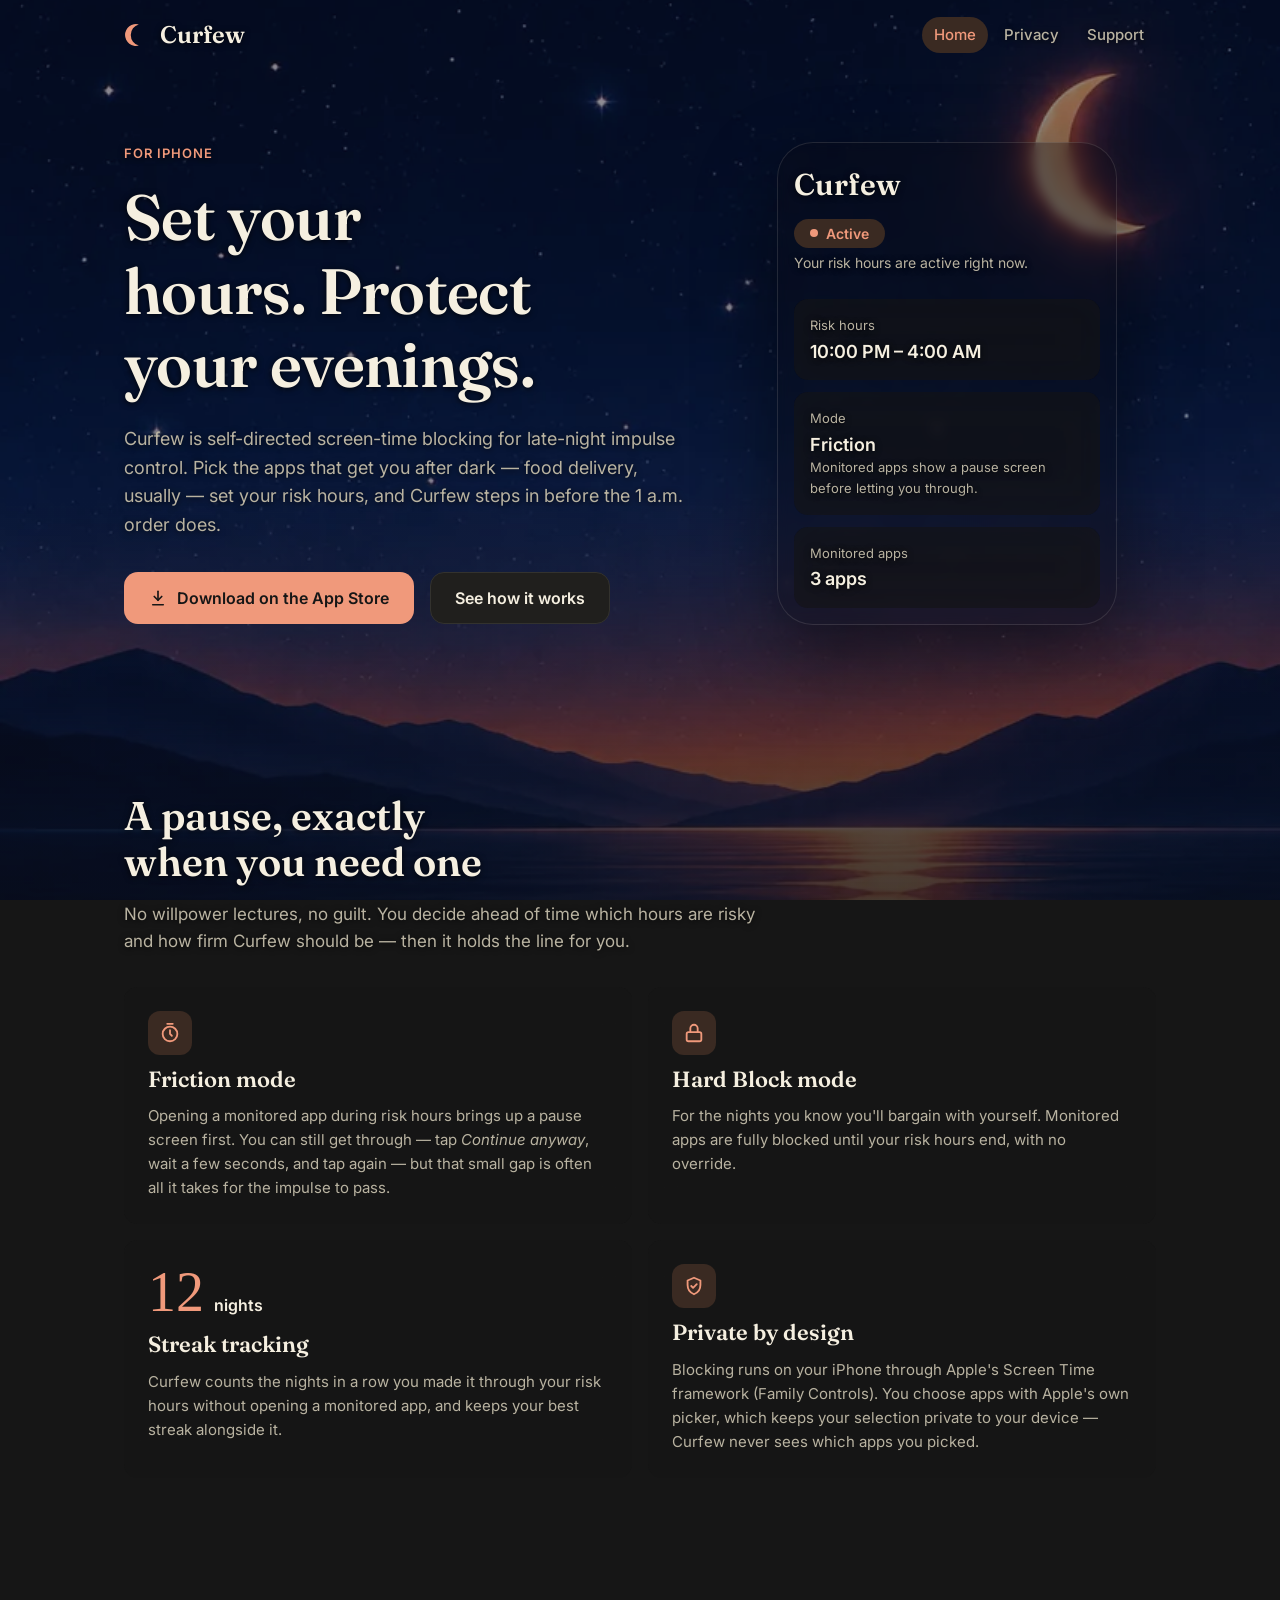
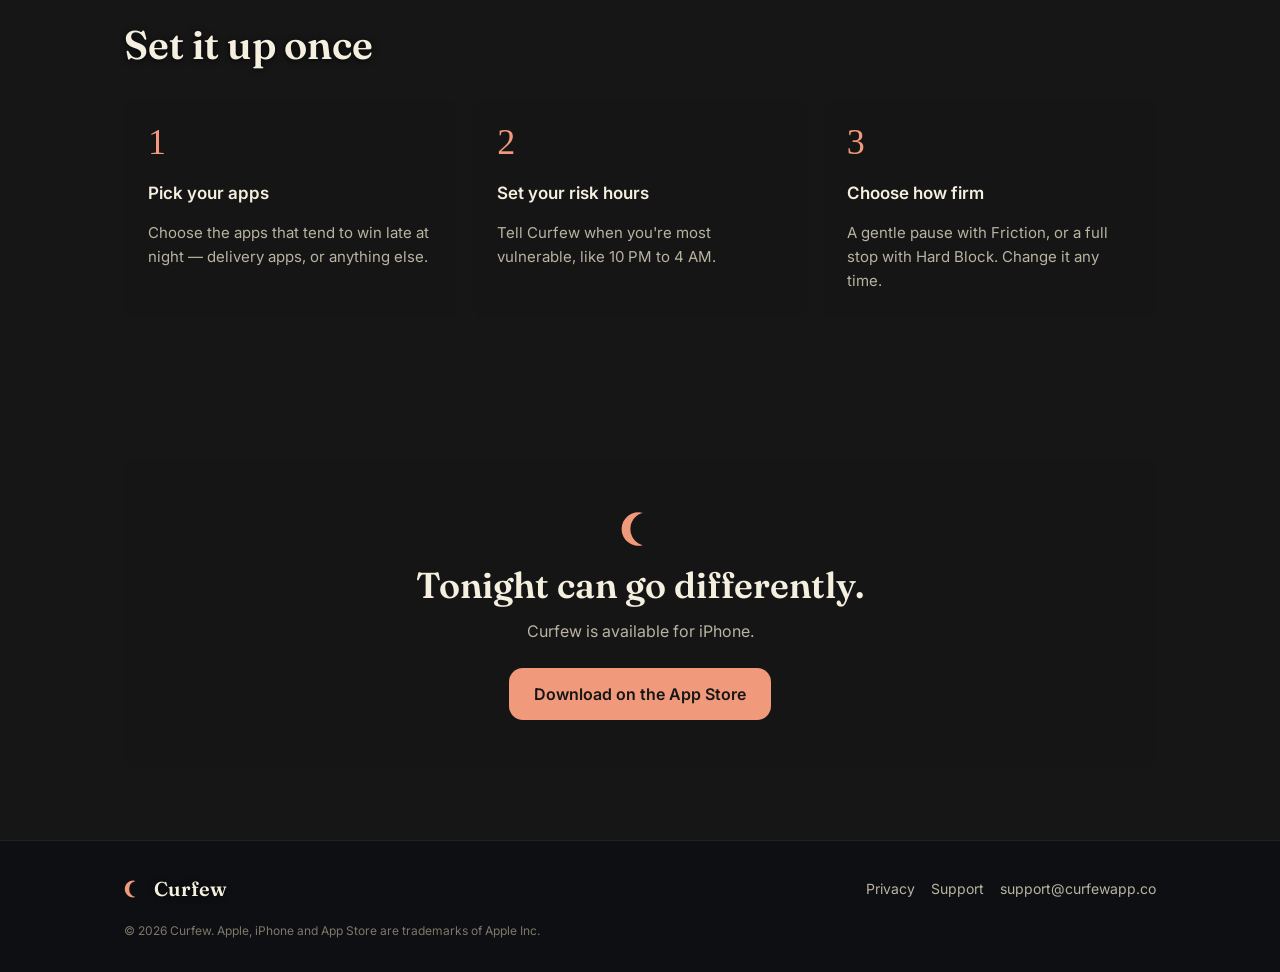
<file: index.html>
<!doctype html>
<html lang="en">
<head>
  <meta charset="utf-8">
  <meta name="viewport" content="width=device-width, initial-scale=1, viewport-fit=cover">
  <title>Curfew — Set your hours. Protect your evenings.</title>
  <meta name="description" content="Curfew is self-directed screen-time blocking for late-night impulse control. Pick the apps that get you at night — like food delivery — set your risk hours, and Curfew steps in.">
  <link rel="canonical" href="https://curfewapp.co/">
  <meta name="theme-color" content="#161616">

  <meta property="og:type" content="website">
  <meta property="og:site_name" content="Curfew">
  <meta property="og:title" content="Curfew — Set your hours. Protect your evenings.">
  <meta property="og:description" content="Self-directed screen-time blocking for late-night impulse control.">
  <meta property="og:url" content="https://curfewapp.co/">
  <meta property="og:image" content="https://curfewapp.co/assets/og-image.jpg">
  <meta name="twitter:card" content="summary_large_image">

  <link rel="icon" href="/assets/favicon.svg" type="image/svg+xml">
  <link rel="icon" href="/assets/favicon-32.png" sizes="32x32" type="image/png">
  <link rel="apple-touch-icon" href="/assets/apple-touch-icon.png">

  <link rel="preconnect" href="https://fonts.googleapis.com">
  <link rel="preconnect" href="https://fonts.gstatic.com" crossorigin>
  <link rel="stylesheet" href="https://fonts.googleapis.com/css2?family=Fraunces:opsz,wght@9..144,600&family=Inter:wght@400;500;600;700&display=swap">
  <link rel="preload" href="/assets/background-night-landscape.webp" as="image" type="image/webp">
  <link rel="stylesheet" href="/styles.css">
</head>
<body>
  <a class="skip-link" href="#main">Skip to content</a>

  <header class="site-header">
    <div class="container">
      <a class="brand" href="/" aria-label="Curfew home">
        <img src="/assets/moon.svg" width="26" height="26" alt="">
        Curfew
      </a>
      <nav class="site-nav" aria-label="Main">
        <a href="/" aria-current="page">Home</a>
        <a href="/privacy/">Privacy</a>
        <a href="/support/">Support</a>
      </nav>
    </div>
  </header>

  <main id="main">
    <section class="hero" id="download">
      <div class="container">
        <div class="hero-copy">
          <p class="eyebrow on-image">For iPhone</p>
          <h1 class="on-image">Set your hours. Protect your evenings.</h1>
          <p class="hero-pitch on-image">
            Curfew is self-directed screen-time blocking for late-night impulse control. Pick the
            apps that get you after dark — food delivery, usually — set your risk hours, and
            Curfew steps in before the 1&nbsp;a.m. order does.
          </p>
          <div class="hero-actions">
            <a class="button button-primary" href="/download">
              <svg width="18" height="18" viewBox="0 0 24 24" fill="none" stroke="currentColor" stroke-width="2.2" stroke-linecap="round" stroke-linejoin="round" aria-hidden="true"><path d="M12 3v12"/><path d="m7 10 5 5 5-5"/><path d="M5 21h14"/></svg>
              Download on the App Store
            </a>
            <a class="button button-secondary" href="#features">See how it works</a>
          </div>
        </div>

        <div class="app-preview" role="img" aria-label="Curfew's Home screen: risk hours active from 10 PM to 4 AM, Friction mode, 3 monitored apps.">
          <p class="app-preview-title on-image">Curfew</p>
          <span class="status-badge">Active</span>
          <p class="app-preview-helper on-image">Your risk hours are active right now.</p>
          <div class="glass-card">
            <p class="card-label on-image">Risk hours</p>
            <p class="card-value on-image">10:00 PM – 4:00 AM</p>
          </div>
          <div class="glass-card">
            <p class="card-label on-image">Mode</p>
            <p class="card-value on-image">Friction</p>
            <p class="caption on-image">Monitored apps show a pause screen before letting you through.</p>
          </div>
          <div class="glass-card">
            <p class="card-label on-image">Monitored apps</p>
            <p class="card-value on-image">3 apps</p>
          </div>
        </div>
      </div>
    </section>

    <section class="section" id="features" aria-labelledby="features-title">
      <div class="container">
        <div class="section-header">
          <h2 id="features-title" class="on-image">A pause, exactly when you need one</h2>
          <p class="on-image">
            No willpower lectures, no guilt. You decide ahead of time which hours are risky and how
            firm Curfew should be — then it holds the line for you.
          </p>
        </div>

        <div class="feature-grid">
          <article class="glass-card feature">
            <div class="feature-icon" aria-hidden="true">
              <svg width="22" height="22" viewBox="0 0 24 24" fill="none" stroke="currentColor" stroke-width="2" stroke-linecap="round" stroke-linejoin="round"><circle cx="12" cy="13" r="8"/><path d="M12 9v4l2 2"/><path d="M9 2h6"/></svg>
            </div>
            <h3>Friction mode</h3>
            <p>
              Opening a monitored app during risk hours brings up a pause screen first. You can
              still get through — tap <em>Continue anyway</em>, wait a few seconds, and tap again —
              but that small gap is often all it takes for the impulse to pass.
            </p>
          </article>

          <article class="glass-card feature">
            <div class="feature-icon" aria-hidden="true">
              <svg width="22" height="22" viewBox="0 0 24 24" fill="none" stroke="currentColor" stroke-width="2" stroke-linecap="round" stroke-linejoin="round"><rect x="4" y="11" width="16" height="10" rx="2"/><path d="M8 11V7a4 4 0 0 1 8 0v4"/></svg>
            </div>
            <h3>Hard Block mode</h3>
            <p>
              For the nights you know you'll bargain with yourself. Monitored apps are fully
              blocked until your risk hours end, with no override.
            </p>
          </article>

          <article class="glass-card feature">
            <div class="streak-demo" aria-hidden="true">
              <span class="streak-number">12</span>
              <span class="streak-label">nights</span>
            </div>
            <h3>Streak tracking</h3>
            <p>
              Curfew counts the nights in a row you made it through your risk hours without
              opening a monitored app, and keeps your best streak alongside it.
            </p>
          </article>

          <article class="glass-card feature">
            <div class="feature-icon" aria-hidden="true">
              <svg width="22" height="22" viewBox="0 0 24 24" fill="none" stroke="currentColor" stroke-width="2" stroke-linecap="round" stroke-linejoin="round"><path d="M12 3 5 6v5c0 4.5 3 8.5 7 10 4-1.5 7-5.5 7-10V6l-7-3Z"/><path d="m9 12 2 2 4-4"/></svg>
            </div>
            <h3>Private by design</h3>
            <p>
              Blocking runs on your iPhone through Apple's Screen Time framework (Family Controls).
              You choose apps with Apple's own picker, which keeps your selection private to your
              device — Curfew never sees which apps you picked.
            </p>
          </article>
        </div>
      </div>
    </section>

    <section class="section" aria-labelledby="how-title">
      <div class="container">
        <div class="section-header">
          <h2 id="how-title" class="on-image">Set it up once</h2>
        </div>
        <ol class="steps">
          <li class="glass-card feature">
            <h3>Pick your apps</h3>
            <p>Choose the apps that tend to win late at night — delivery apps, or anything else.</p>
          </li>
          <li class="glass-card feature">
            <h3>Set your risk hours</h3>
            <p>Tell Curfew when you're most vulnerable, like 10&nbsp;PM to 4&nbsp;AM.</p>
          </li>
          <li class="glass-card feature">
            <h3>Choose how firm</h3>
            <p>A gentle pause with Friction, or a full stop with Hard Block. Change it any time.</p>
          </li>
        </ol>
      </div>
    </section>

    <section class="section">
      <div class="container">
        <div class="glass-card cta">
          <img src="/assets/moon.svg" width="40" height="40" alt="" style="margin: 0 auto 16px">
          <h2>Tonight can go differently.</h2>
          <p>Curfew is available for iPhone.</p>
          <a class="button button-primary" href="/download">Download on the App Store</a>
        </div>
      </div>
    </section>
  </main>

  <footer class="site-footer">
    <div class="container">
      <a class="brand" href="/" style="font-size: 20px">
        <img src="/assets/moon.svg" width="20" height="20" alt="">
        Curfew
      </a>
      <nav class="footer-links" aria-label="Footer">
        <a href="/privacy/">Privacy</a>
        <a href="/support/">Support</a>
        <a href="mailto:support@curfewapp.co">support@curfewapp.co</a>
      </nav>
      <p class="footer-legal">© 2026 Curfew. Apple, iPhone and App Store are trademarks of Apple Inc.</p>
    </div>
  </footer>
</body>
</html>
</file>
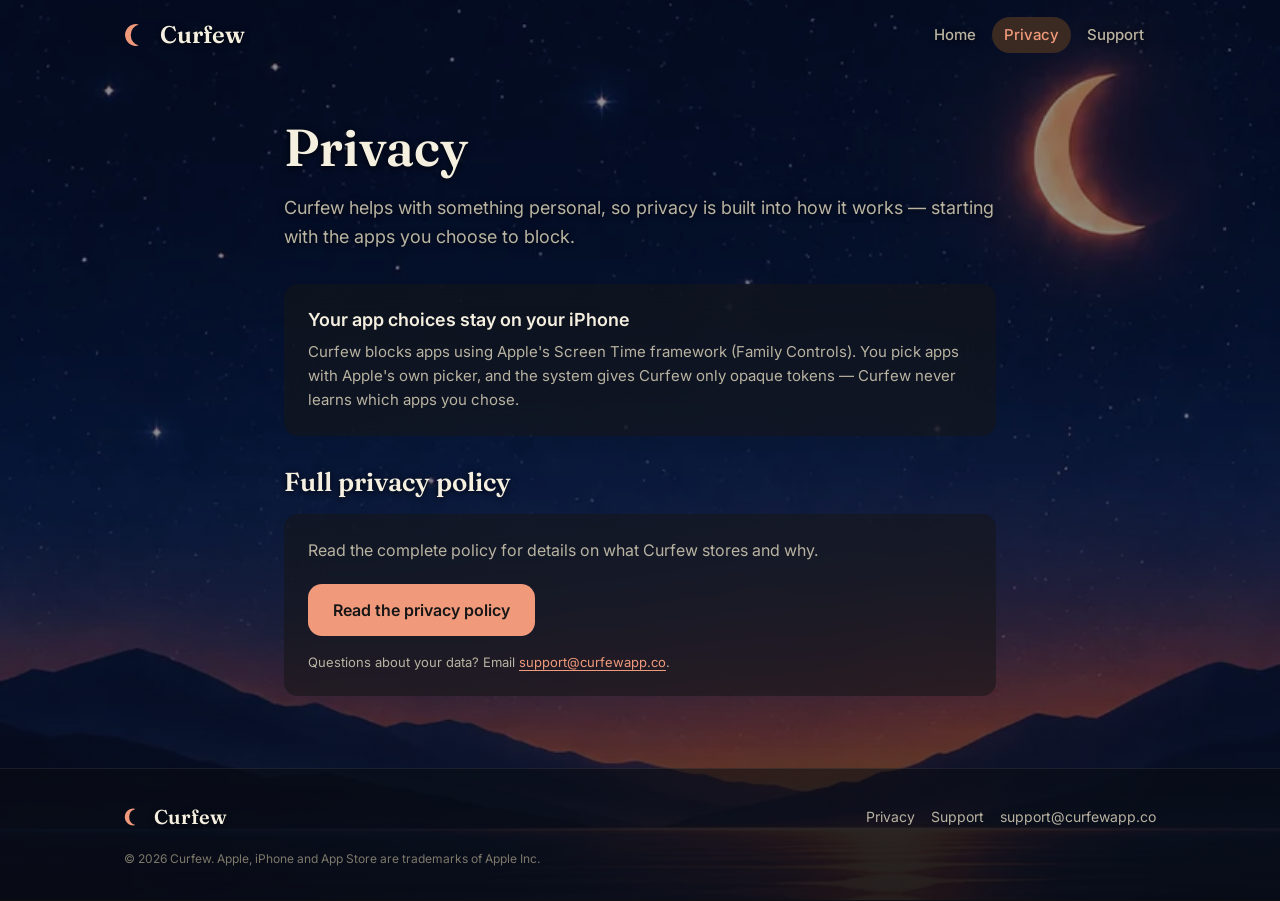
<file: privacy/index.html>
<!doctype html>
<html lang="en">
<head>
  <meta charset="utf-8">
  <meta name="viewport" content="width=device-width, initial-scale=1, viewport-fit=cover">
  <title>Privacy — Curfew</title>
  <meta name="description" content="How Curfew handles your data, and a link to the full Curfew privacy policy.">
  <link rel="canonical" href="https://curfewapp.co/privacy/">
  <meta name="theme-color" content="#161616">

  <meta property="og:type" content="website">
  <meta property="og:site_name" content="Curfew">
  <meta property="og:title" content="Privacy — Curfew">
  <meta property="og:description" content="Self-directed screen-time blocking for late-night impulse control.">
  <meta property="og:url" content="https://curfewapp.co/privacy/">
  <meta property="og:image" content="https://curfewapp.co/assets/og-image.jpg">
  <meta name="twitter:card" content="summary_large_image">

  <link rel="icon" href="/assets/favicon.svg" type="image/svg+xml">
  <link rel="icon" href="/assets/favicon-32.png" sizes="32x32" type="image/png">
  <link rel="apple-touch-icon" href="/assets/apple-touch-icon.png">

  <link rel="preconnect" href="https://fonts.googleapis.com">
  <link rel="preconnect" href="https://fonts.gstatic.com" crossorigin>
  <link rel="stylesheet" href="https://fonts.googleapis.com/css2?family=Fraunces:opsz,wght@9..144,600&family=Inter:wght@400;500;600;700&display=swap">
  <link rel="preload" href="/assets/background-night-landscape.webp" as="image" type="image/webp">
  <link rel="stylesheet" href="/styles.css">
</head>
<body>
  <a class="skip-link" href="#main">Skip to content</a>

  <header class="site-header">
    <div class="container">
      <a class="brand" href="/" aria-label="Curfew home">
        <img src="/assets/moon.svg" width="26" height="26" alt="">
        Curfew
      </a>
      <nav class="site-nav" aria-label="Main">
        <a href="/">Home</a>
        <a href="/privacy/" aria-current="page">Privacy</a>
        <a href="/support/">Support</a>
      </nav>
    </div>
  </header>

  <main id="main" class="page">
    <div class="container">
      <h1 class="page-title on-image">Privacy</h1>
      <p class="page-lede on-image">
        Curfew helps with something personal, so privacy is built into how it works — starting
        with the apps you choose to block.
      </p>

      <!--
        The full policy is hosted separately at https://privacy.curfewapp.co. To embed it here
        instead, replace the section below with the policy text inside
        <div class="glass-card prose">…</div>.
      -->
      <section class="page-section" aria-labelledby="apps-title">
        <div class="glass-card contact-card">
          <h2 id="apps-title" class="card-value" style="font-family: var(--font-sans)">Your app choices stay on your iPhone</h2>
          <p class="caption" style="font-size: 15px; margin-top: 8px">
            Curfew blocks apps using Apple's Screen Time framework (Family Controls). You pick
            apps with Apple's own picker, and the system gives Curfew only opaque tokens —
            Curfew never learns which apps you chose.
          </p>
        </div>
      </section>

      <section class="page-section" aria-labelledby="policy-title">
        <h2 id="policy-title" class="on-image">Full privacy policy</h2>
        <div class="glass-card contact-card">
          <p style="color: var(--text-secondary)">
            Read the complete policy for details on what Curfew stores and why.
          </p>
          <div class="hero-actions" style="margin-top: 20px">
            <a class="button button-primary" href="https://privacy.curfewapp.co">Read the privacy policy</a>
          </div>
          <p class="caption">
            Questions about your data? Email
            <a href="mailto:support@curfewapp.co">support@curfewapp.co</a>.
          </p>
        </div>
      </section>
    </div>
  </main>

  <footer class="site-footer">
    <div class="container">
      <a class="brand" href="/" style="font-size: 20px">
        <img src="/assets/moon.svg" width="20" height="20" alt="">
        Curfew
      </a>
      <nav class="footer-links" aria-label="Footer">
        <a href="/privacy/">Privacy</a>
        <a href="/support/">Support</a>
        <a href="mailto:support@curfewapp.co">support@curfewapp.co</a>
      </nav>
      <p class="footer-legal">© 2026 Curfew. Apple, iPhone and App Store are trademarks of Apple Inc.</p>
    </div>
  </footer>
</body>
</html>
</file>
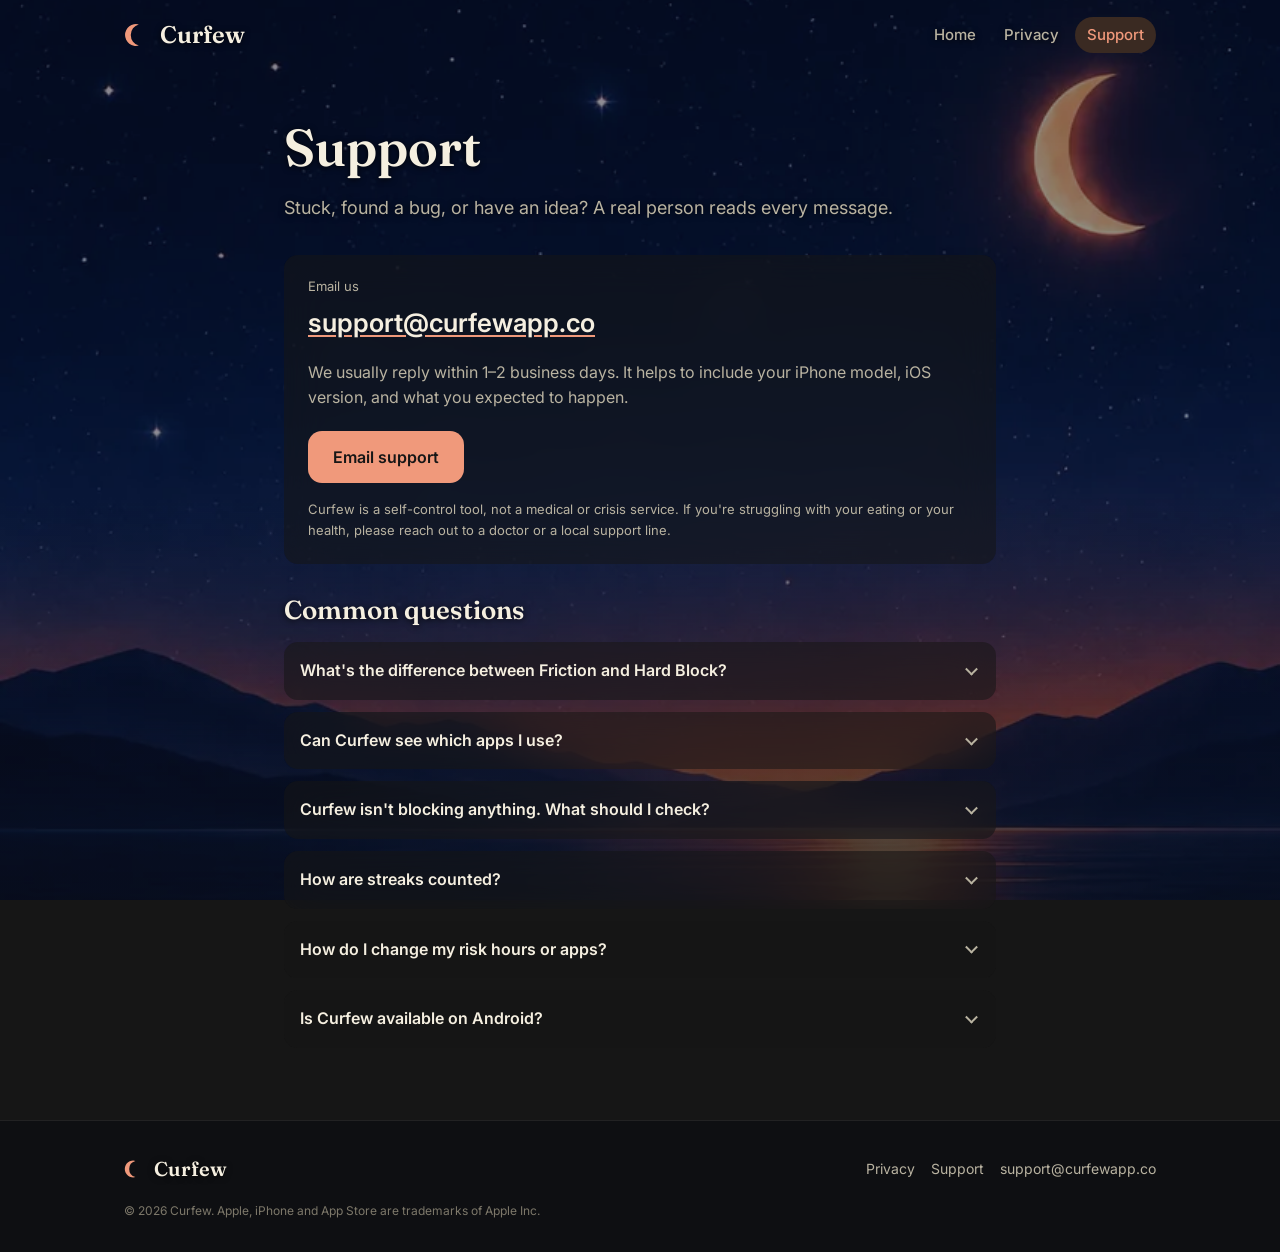
<file: support/index.html>
<!doctype html>
<html lang="en">
<head>
  <meta charset="utf-8">
  <meta name="viewport" content="width=device-width, initial-scale=1, viewport-fit=cover">
  <title>Support — Curfew</title>
  <meta name="description" content="Get help with Curfew: contact support@curfewapp.co and answers to common questions.">
  <link rel="canonical" href="https://curfewapp.co/support/">
  <meta name="theme-color" content="#161616">

  <meta property="og:type" content="website">
  <meta property="og:site_name" content="Curfew">
  <meta property="og:title" content="Support — Curfew">
  <meta property="og:description" content="Self-directed screen-time blocking for late-night impulse control.">
  <meta property="og:url" content="https://curfewapp.co/support/">
  <meta property="og:image" content="https://curfewapp.co/assets/og-image.jpg">
  <meta name="twitter:card" content="summary_large_image">

  <link rel="icon" href="/assets/favicon.svg" type="image/svg+xml">
  <link rel="icon" href="/assets/favicon-32.png" sizes="32x32" type="image/png">
  <link rel="apple-touch-icon" href="/assets/apple-touch-icon.png">

  <link rel="preconnect" href="https://fonts.googleapis.com">
  <link rel="preconnect" href="https://fonts.gstatic.com" crossorigin>
  <link rel="stylesheet" href="https://fonts.googleapis.com/css2?family=Fraunces:opsz,wght@9..144,600&family=Inter:wght@400;500;600;700&display=swap">
  <link rel="preload" href="/assets/background-night-landscape.webp" as="image" type="image/webp">
  <link rel="stylesheet" href="/styles.css">
</head>
<body>
  <a class="skip-link" href="#main">Skip to content</a>

  <header class="site-header">
    <div class="container">
      <a class="brand" href="/" aria-label="Curfew home">
        <img src="/assets/moon.svg" width="26" height="26" alt="">
        Curfew
      </a>
      <nav class="site-nav" aria-label="Main">
        <a href="/">Home</a>
        <a href="/privacy/">Privacy</a>
        <a href="/support/" aria-current="page">Support</a>
      </nav>
    </div>
  </header>

  <main id="main" class="page">
    <div class="container">
      <h1 class="page-title on-image">Support</h1>
      <p class="page-lede on-image">
        Stuck, found a bug, or have an idea? A real person reads every message.
      </p>

      <section class="page-section" aria-labelledby="contact-title">
        <div class="glass-card contact-card">
          <h2 id="contact-title" class="card-label">Email us</h2>
          <a class="contact-email" href="mailto:support@curfewapp.co">support@curfewapp.co</a>
          <p style="color: var(--text-secondary)">
            We usually reply within 1–2 business days. It helps to include your iPhone model, iOS
            version, and what you expected to happen.
          </p>
          <div class="hero-actions" style="margin-top: 20px">
            <a class="button button-primary" href="mailto:support@curfewapp.co?subject=Curfew%20support">Email support</a>
          </div>
          <p class="caption">
            Curfew is a self-control tool, not a medical or crisis service. If you're struggling
            with your eating or your health, please reach out to a doctor or a local support line.
          </p>
        </div>
      </section>

      <section class="page-section faq" aria-labelledby="faq-title">
        <h2 id="faq-title" class="on-image">Common questions</h2>
        <div class="stack">
          <details class="glass-card">
            <summary>What's the difference between Friction and Hard Block?</summary>
            <div class="answer">
              <p>
                <strong>Friction</strong> shows a pause screen when you open a monitored app during
                your risk hours. You can still get through by tapping <em>Continue anyway</em>,
                waiting a few seconds, and tapping it again.
              </p>
              <p>
                <strong>Hard Block</strong> fully blocks monitored apps until your risk hours end,
                with no override. You can switch between the two modes any time in Settings.
              </p>
            </div>
          </details>

          <details class="glass-card">
            <summary>Can Curfew see which apps I use?</summary>
            <div class="answer">
              <p>
                No. You choose apps with Apple's Screen Time picker, which keeps your selection
                private to your device. Curfew only receives opaque identifiers from iOS, not app
                names. See <a href="/privacy/">Privacy</a> for more.
              </p>
            </div>
          </details>

          <details class="glass-card">
            <summary>Curfew isn't blocking anything. What should I check?</summary>
            <div class="answer">
              <p>
                Open Curfew's <strong>Settings</strong> and make sure Screen Time access is turned
                on — the Home screen will tell you if it's off. Also check that you've selected at
                least one app and that the current time falls inside your risk hours.
              </p>
              <p>
                If it still isn't working, email us with your iOS version and we'll help.
              </p>
            </div>
          </details>

          <details class="glass-card">
            <summary>How are streaks counted?</summary>
            <div class="answer">
              <p>
                Your streak is the number of nights in a row you got through your risk hours
                without opening a monitored app. Curfew also keeps your best streak.
              </p>
            </div>
          </details>

          <details class="glass-card">
            <summary>How do I change my risk hours or apps?</summary>
            <div class="answer">
              <p>Both can be changed any time from the <strong>Settings</strong> tab in Curfew.</p>
            </div>
          </details>

          <details class="glass-card">
            <summary>Is Curfew available on Android?</summary>
            <div class="answer">
              <p>Not yet — Curfew is iPhone-only for now.</p>
            </div>
          </details>

        </div>
      </section>
    </div>
  </main>

  <footer class="site-footer">
    <div class="container">
      <a class="brand" href="/" style="font-size: 20px">
        <img src="/assets/moon.svg" width="20" height="20" alt="">
        Curfew
      </a>
      <nav class="footer-links" aria-label="Footer">
        <a href="/privacy/">Privacy</a>
        <a href="/support/">Support</a>
        <a href="mailto:support@curfewapp.co">support@curfewapp.co</a>
      </nav>
      <p class="footer-legal">© 2026 Curfew. Apple, iPhone and App Store are trademarks of Apple Inc.</p>
    </div>
  </footer>
</body>
</html>
</file>
<file: styles.css>
/*
 * Curfew marketing site.
 * Tokens mirror the app's src/constants/theme.ts (curfew-app repo) — keep
 * the two in sync if the app palette changes.
 */

:root {
  /* colors (theme.ts → colors) */
  --background: #161616;
  --surface: #201f1d;
  --surface-muted: #2a2926;
  --border: #33322e;
  --text-primary: #f5efe0;
  --text-secondary: #b9b3a1;
  --text-muted: #7d786a;
  --primary: #f0997b;
  --primary-muted: #3a2a22;
  --on-primary: #161616;
  --night: #1b2138;
  --night-muted: #242b47;
  --image-scrim: rgba(10, 11, 18, 0.45);
  --glass-tint: rgba(22, 22, 22, 0.55);

  /* spacing (theme.ts → spacing) */
  --xs: 4px;
  --sm: 8px;
  --md: 16px;
  --lg: 24px;
  --xl: 32px;
  --xxl: 48px;

  /* radii (theme.ts → radii) */
  --radius-sm: 8px;
  --radius-md: 14px;
  --radius-lg: 20px;
  --radius-pill: 999px;

  --font-display: "Fraunces", Georgia, "Times New Roman", serif;
  --font-sans: "Inter", -apple-system, BlinkMacSystemFont, "Segoe UI", Roboto, sans-serif;
  /* The streak numeral: Georgia oldstyle, as in the app's Stats screen. */
  --font-numeral: Georgia, "Times New Roman", serif;

  /* theme.ts → imageTextShadow */
  --image-text-shadow: 0 1px 6px rgba(0, 0, 0, 0.85);

  --max-width: 1080px;

  color-scheme: dark;
}

*,
*::before,
*::after {
  box-sizing: border-box;
}

html {
  -webkit-text-size-adjust: 100%;
  scroll-behavior: smooth;
}

body {
  margin: 0;
  min-height: 100vh;
  display: flex;
  flex-direction: column;
  background: var(--background);
  color: var(--text-primary);
  font-family: var(--font-sans);
  font-size: 16px;
  line-height: 1.6;
  -webkit-font-smoothing: antialiased;
  -moz-osx-font-smoothing: grayscale;
}

/*
 * The app's night-landscape illustration, full-bleed and fixed behind the
 * page, with the same scrim ScreenContainer uses. A fixed pseudo-element
 * rather than background-attachment: fixed, which iOS Safari ignores.
 */
body::before,
body::after {
  content: "";
  position: fixed;
  inset: 0;
  z-index: -1;
  pointer-events: none;
}

body::before {
  background-color: var(--night);
  background-image: url("/assets/background-night-landscape.jpg");
  background-image: image-set(
    url("/assets/background-night-landscape.webp") type("image/webp"),
    url("/assets/background-night-landscape.jpg") type("image/jpeg")
  );
  background-size: cover;
  /* Keeps the moon and the sunset horizon in frame on wide screens. */
  background-position: 70% 26%;
}

body::after {
  background:
    linear-gradient(to bottom, rgba(10, 11, 18, 0) 55%, rgba(10, 11, 18, 0.55) 100%),
    var(--image-scrim);
}

a {
  color: var(--primary);
  text-underline-offset: 3px;
}

a:hover {
  text-decoration-thickness: 2px;
}

:focus-visible {
  outline: 2px solid var(--primary);
  outline-offset: 3px;
  border-radius: 4px;
}

img,
svg {
  display: block;
}

h1,
h2,
h3 {
  font-family: var(--font-display);
  font-weight: 600;
  line-height: 1.15;
  margin: 0;
  text-wrap: balance;
}

p {
  margin: 0;
}

/* Text sitting directly on the background image (not inside a card). */
.on-image {
  text-shadow: var(--image-text-shadow);
}

.skip-link {
  position: absolute;
  left: var(--md);
  top: -100px;
  padding: var(--sm) var(--md);
  background: var(--primary);
  color: var(--on-primary);
  border-radius: var(--radius-sm);
  font-weight: 600;
  z-index: 10;
}

.skip-link:focus {
  top: var(--md);
}

.container {
  width: 100%;
  max-width: var(--max-width);
  margin: 0 auto;
  padding: 0 var(--md);
}

@media (min-width: 640px) {
  .container {
    padding: 0 var(--lg);
  }
}

/* ---------- Header ---------- */

.site-header {
  padding: var(--md) 0;
}

.site-header .container {
  display: flex;
  align-items: center;
  justify-content: space-between;
  gap: var(--md);
}

.brand {
  display: inline-flex;
  align-items: center;
  gap: 10px;
  color: var(--text-primary);
  text-decoration: none;
  font-family: var(--font-display);
  font-weight: 600;
  font-size: 24px;
  text-shadow: var(--image-text-shadow);
}

.site-nav {
  display: flex;
  gap: var(--xs);
}

.site-nav a {
  color: var(--text-secondary);
  text-decoration: none;
  font-size: 15px;
  font-weight: 500;
  padding: 6px 12px;
  border-radius: var(--radius-pill);
  text-shadow: var(--image-text-shadow);
}

.site-nav a:hover {
  color: var(--text-primary);
}

.site-nav a[aria-current="page"] {
  color: var(--primary);
  background: var(--primary-muted);
  text-shadow: none;
}

@media (max-width: 420px) {
  .site-nav a {
    padding: 6px 8px;
    font-size: 14px;
  }
  .brand {
    font-size: 21px;
  }
}

main {
  flex: 1;
}

/* ---------- Buttons (PrimaryButton.tsx) ---------- */

.button {
  display: inline-flex;
  align-items: center;
  justify-content: center;
  gap: 10px;
  min-height: 52px;
  padding: var(--md) var(--lg);
  border-radius: var(--radius-md);
  font-family: var(--font-sans);
  font-size: 16px;
  font-weight: 600;
  line-height: 1;
  text-decoration: none;
  border: 1px solid transparent;
  cursor: pointer;
  transition: opacity 120ms ease;
}

.button:hover {
  text-decoration: none;
}

.button:active {
  opacity: 0.85;
}

.button-primary {
  background: var(--primary);
  color: var(--on-primary);
}

.button-primary:hover {
  background: #f3a88f;
}

.button-secondary {
  background: var(--surface);
  border-color: var(--border);
  color: var(--text-primary);
}

.button-secondary:hover {
  background: var(--surface-muted);
}

.button svg {
  flex: none;
}

/* ---------- Cards ---------- */

/* GlassCard.tsx: backdrop blur + dark tint, so the illustration shows through. */
.glass-card {
  position: relative;
  border-radius: var(--radius-md);
  padding: var(--md);
  background: var(--glass-tint);
  -webkit-backdrop-filter: blur(20px);
  backdrop-filter: blur(20px);
}

@supports not ((backdrop-filter: blur(1px)) or (-webkit-backdrop-filter: blur(1px))) {
  .glass-card {
    background: rgba(22, 22, 22, 0.85);
  }
}

/* The opaque card from the Stats/Settings screens. */
.card {
  border-radius: var(--radius-md);
  padding: var(--md);
  background: var(--surface);
  border: 1px solid var(--border);
}

.card-label {
  font-family: var(--font-sans);
  font-weight: 400;
  font-size: 13px;
  color: var(--text-secondary);
  margin-bottom: var(--xs);
}

.card-value {
  font-size: 18px;
  font-weight: 600;
  color: var(--text-primary);
  line-height: 1.35;
}

.caption {
  font-size: 13px;
  color: var(--text-muted);
}

.glass-card .caption {
  color: var(--text-secondary);
}

/* StatusBadge.tsx */
.status-badge {
  display: inline-flex;
  align-items: center;
  gap: var(--sm);
  padding: var(--xs) var(--md);
  border-radius: var(--radius-pill);
  background: var(--primary-muted);
  color: var(--primary);
  font-size: 14px;
  font-weight: 600;
  line-height: 1.5;
}

.status-badge::before {
  content: "";
  width: 8px;
  height: 8px;
  border-radius: 50%;
  background: currentColor;
  animation: pulse 2.5s ease-in-out infinite;
}

@keyframes pulse {
  50% {
    opacity: 0.45;
  }
}

/* ---------- Home: hero ---------- */

.hero {
  padding: var(--xxl) 0 72px;
}

.hero .container {
  display: grid;
  gap: var(--xxl);
  align-items: center;
}

@media (min-width: 900px) {
  .hero {
    padding: 72px 0 96px;
  }
  .hero .container {
    grid-template-columns: 1.15fr 0.85fr;
  }
}

.hero-copy {
  max-width: 560px;
}

.hero-mark {
  margin-bottom: var(--md);
}

.eyebrow {
  font-size: 13px;
  font-weight: 600;
  letter-spacing: 0.08em;
  text-transform: uppercase;
  color: var(--primary);
  margin-bottom: var(--md);
}

.hero h1 {
  font-size: clamp(40px, 7vw, 64px);
  letter-spacing: -0.01em;
}

.hero-pitch {
  margin-top: var(--lg);
  font-size: 18px;
  color: var(--text-secondary);
  max-width: 34em;
}

.hero-actions {
  margin-top: var(--xl);
  display: flex;
  flex-wrap: wrap;
  gap: var(--md);
  align-items: center;
}

.hero-note {
  font-size: 14px;
  color: var(--text-secondary);
}

/* A static rendering of the app's Home screen, built from the same parts. */
.app-preview {
  width: 100%;
  max-width: 340px;
  justify-self: center;
  padding: var(--lg) var(--md) var(--md);
  border-radius: 36px;
  border: 1px solid rgba(245, 239, 224, 0.12);
  background: rgba(10, 11, 18, 0.35);
  box-shadow: 0 30px 80px rgba(0, 0, 0, 0.45);
  -webkit-backdrop-filter: blur(6px);
  backdrop-filter: blur(6px);
}

.app-preview-title {
  font-family: var(--font-display);
  font-weight: 600;
  font-size: 30px;
  line-height: 1.2;
}

.app-preview .status-badge {
  margin: var(--md) 0 var(--xs);
}

.app-preview-helper {
  font-size: 14px;
  color: var(--text-secondary);
  margin-bottom: var(--lg);
}

.app-preview .glass-card + .glass-card {
  margin-top: 12px;
}

/* ---------- Sections ---------- */

.section {
  padding: 72px 0;
}

.section-header {
  max-width: 640px;
  margin-bottom: var(--xl);
}

.section-header h2 {
  font-size: clamp(30px, 4.5vw, 40px);
}

.section-header p {
  margin-top: var(--md);
  color: var(--text-secondary);
  font-size: 17px;
}

.feature-grid {
  display: grid;
  gap: var(--md);
}

@media (min-width: 700px) {
  .feature-grid {
    grid-template-columns: repeat(2, 1fr);
  }
}

.feature {
  padding: var(--lg);
  display: flex;
  flex-direction: column;
  gap: 12px;
}

.feature h3 {
  font-size: 22px;
}

.feature p {
  color: var(--text-secondary);
  font-size: 15px;
}

.feature-icon {
  width: 44px;
  height: 44px;
  border-radius: 12px;
  display: grid;
  place-items: center;
  background: var(--primary-muted);
  color: var(--primary);
}

.streak-demo {
  display: flex;
  align-items: baseline;
  gap: 10px;
}

.streak-number {
  font-family: var(--font-numeral);
  font-variant-numeric: oldstyle-nums;
  font-weight: 500;
  font-size: 56px;
  line-height: 1;
  color: var(--primary);
}

.streak-label {
  font-weight: 600;
  color: var(--text-primary);
}

.steps {
  list-style: none;
  margin: 0;
  padding: 0;
  display: grid;
  gap: var(--md);
  counter-reset: step;
}

@media (min-width: 800px) {
  .steps {
    grid-template-columns: repeat(3, 1fr);
  }
}

.steps li {
  counter-increment: step;
}

.steps li::before {
  content: counter(step);
  display: block;
  font-family: var(--font-numeral);
  font-variant-numeric: oldstyle-nums;
  font-size: 36px;
  line-height: 1;
  color: var(--primary);
  margin-bottom: 12px;
}

.steps h3 {
  font-family: var(--font-sans);
  font-size: 17px;
  font-weight: 600;
  margin-bottom: 6px;
}

.steps p {
  color: var(--text-secondary);
  font-size: 15px;
}

.cta {
  text-align: center;
  padding: var(--xxl) var(--lg);
}

.cta h2 {
  font-size: clamp(28px, 4vw, 36px);
}

.cta p {
  margin: 12px auto var(--lg);
  max-width: 30em;
  color: var(--text-secondary);
}

/* ---------- Inner pages (Privacy, Support) ---------- */

.page {
  padding: var(--xxl) 0 72px;
}

.page .container {
  max-width: 760px;
}

.page-title {
  font-size: clamp(36px, 6vw, 52px);
}

.page-lede {
  margin-top: var(--md);
  font-size: 18px;
  color: var(--text-secondary);
}

.page-section {
  margin-top: var(--xl);
}

.page-section > h2 {
  font-size: 26px;
  margin-bottom: var(--md);
}

.stack {
  display: grid;
  gap: 12px;
}

.contact-card {
  padding: var(--lg);
}

.contact-email {
  display: inline-block;
  margin: var(--xs) 0 var(--md);
  font-size: clamp(20px, 5vw, 26px);
  font-weight: 600;
  color: var(--text-primary);
  text-decoration-color: var(--primary);
  word-break: break-word;
}

.contact-card .caption {
  margin-top: var(--md);
}

.plain-list {
  margin: 12px 0 0;
  padding-left: 1.2em;
  color: var(--text-secondary);
  font-size: 15px;
}

.plain-list li + li {
  margin-top: 6px;
}

/* FAQ — native <details>, no JS */
.faq details {
  padding: 0;
}

.faq summary {
  list-style: none;
  cursor: pointer;
  padding: var(--md) 48px var(--md) var(--md);
  font-weight: 600;
  position: relative;
  border-radius: var(--radius-md);
}

.faq summary::-webkit-details-marker {
  display: none;
}

.faq summary::after {
  content: "";
  position: absolute;
  right: 20px;
  top: 50%;
  width: 9px;
  height: 9px;
  border-right: 2px solid var(--text-secondary);
  border-bottom: 2px solid var(--text-secondary);
  transform: translateY(-70%) rotate(45deg);
  transition: transform 150ms ease;
}

.faq details[open] summary::after {
  transform: translateY(-30%) rotate(-135deg);
}

.faq .answer {
  padding: 0 var(--md) var(--md);
  color: var(--text-secondary);
  font-size: 15px;
}

.faq .answer p + p {
  margin-top: 10px;
}

.prose {
  color: var(--text-secondary);
}

.prose h2 {
  font-size: 24px;
  color: var(--text-primary);
  margin: var(--xl) 0 12px;
}

.prose h3 {
  font-family: var(--font-sans);
  font-size: 17px;
  color: var(--text-primary);
  margin: var(--lg) 0 var(--sm);
}

.prose p + p,
.prose ul,
.prose ol {
  margin-top: 12px;
}

.prose strong {
  color: var(--text-primary);
}

/* ---------- Footer ---------- */

.site-footer {
  padding: var(--xl) 0;
  border-top: 1px solid rgba(245, 239, 224, 0.08);
  background: rgba(10, 11, 18, 0.55);
  font-size: 14px;
  color: var(--text-secondary);
}

.site-footer .container {
  display: flex;
  flex-wrap: wrap;
  gap: var(--md) var(--lg);
  justify-content: space-between;
  align-items: center;
}

.footer-links {
  display: flex;
  flex-wrap: wrap;
  gap: var(--md);
}

.footer-links a {
  color: var(--text-secondary);
  text-decoration: none;
}

.footer-links a:hover {
  color: var(--text-primary);
  text-decoration: underline;
}

.footer-legal {
  width: 100%;
  font-size: 12px;
  color: var(--text-muted);
}

@media (prefers-reduced-motion: reduce) {
  html {
    scroll-behavior: auto;
  }
  .status-badge::before {
    animation: none;
  }
}
</file>
